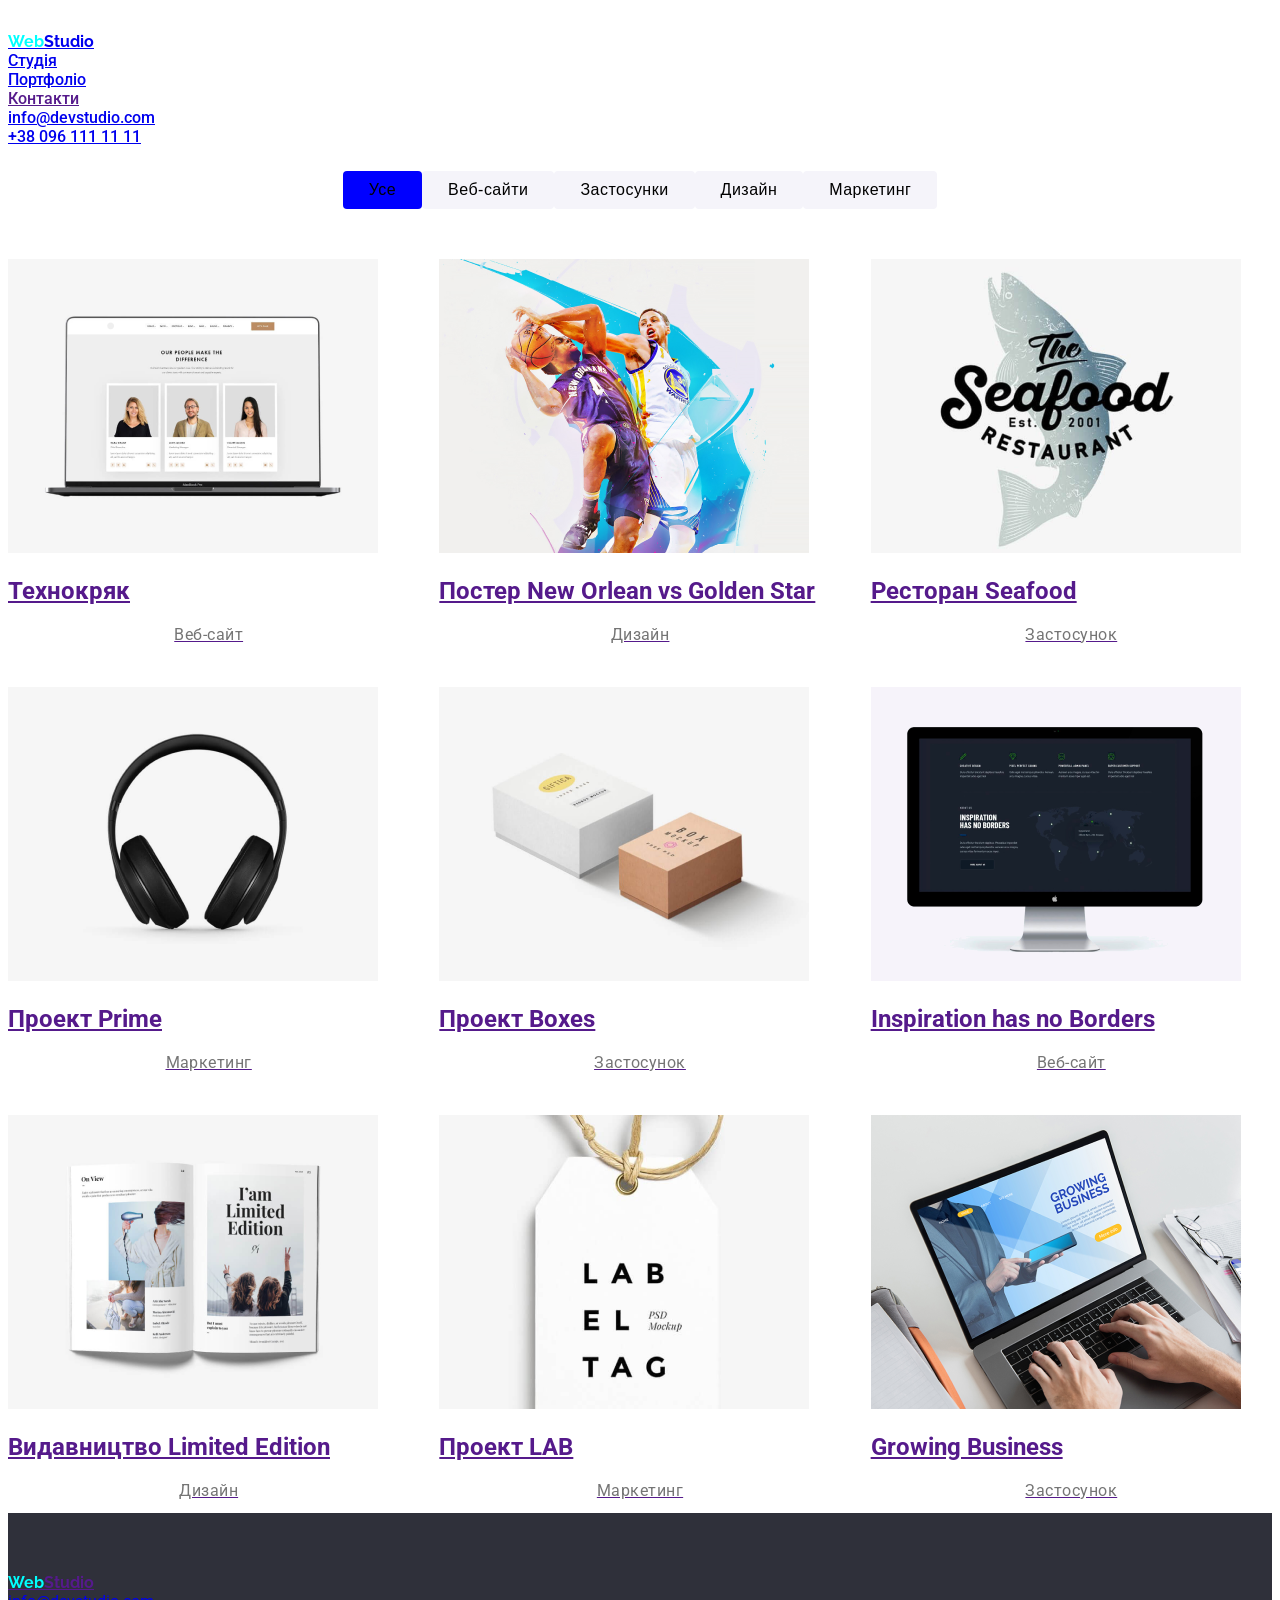
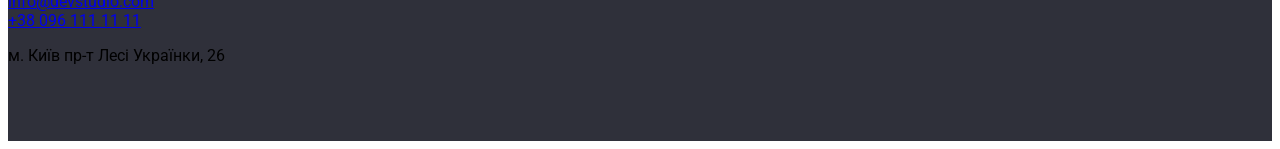
<file: index2.html>
<!DOCTYPE html>
<html lang="en">
<head>
    <meta charset="UTF-8">
    <meta http-equiv="X-UA-Compatible" content="IE=edge">
    <meta name="viewport" content="width=device-width, initial-scale=1.0">
    <title>portfolio</title>
    <link rel="preconnect" href="https://fonts.gstatic.com" crossorigin>
<link href="https://fonts.googleapis.com/css2?family=Raleway:wght@700&family=Roboto:wght@400;500;700;900&display=swap" rel="stylesheet">
<link rel="stylesheet" href="style.css">
</head>
<body>
    <header class="header">
        <ul>
            <li>
                <a href="http://127.0.0.1:5500/index.html"class="rw" class="a"><span>Web</span>Studio</a>
            </li>
            <li>
                <a href="http://127.0.0.1:5500/index.html" class="a">Студія</a>
            </li>
            <li>
                <a href="http://127.0.0.1:5500/index2.html" class="a">Портфоліо</a>
            </li>
            <li>
                <a href="" class="a">Контакти</a>
            </li>
            <li>
                <a href="info@devstudio.com">info@devstudio.com</a>
            </li>
            <li>
                <a href="+38 096 111 11 11">+38 096 111 11 11</a>
            </li>
        </ul>
    </header>
    <section class="section">
        <ul class="pbl">
            <li class="bli">
                <button  class="pb" style="background-color:blue ;">Усе</button>
            </li>
            <li class="bli">
                <button class="pb">Веб-сайти</button>
            </li>
            <li class="bli">
                <button class="pb">Застосунки</button>
            </li>
            <li class="bli">
                <button class="pb">Дизайн</button>
            </li>
            <li class="bli">
                <button class="pb">Маркетинг</button>
            </li>
        </ul>
    
        <ul class="ex">
            <li class="exl">
                <a href=""><img src="images/imga.png" alt="">
                <h2>Технокряк</h2>
                <h2 class="g">Веб-сайт</h2></a>
            </li>
            <li class="exl">
                <a href=""><img src="images/imgb.png" alt="">
                <h2>Постер New Orlean vs Golden Star</h2>
                <h2 class="g">Дизайн</h2></a>
            </li>
            <li class="exl">
                <a href=""><img src="images/imgc.png" alt="">
                <h2>Ресторан Seafood</h2>
                <h2 class="g">Застосунок</h2></a>
            </li>
            <li class="exl">
                <a href=""><img src="images/imgd.png" alt="">
                <h2>Проект Prime</h2>
                <h2 class="g">Маркетинг</h2></a>
            </li>
            <li class="exl">
                <a href=""><img src="images/imge.png" alt="">
                <h2>Проект Boxes</h2>
                <h2 class="g">Застосунок</h2></a>
            </li>
            <li class="exl">
                <a href=""><img src="images/imgf.png" alt="">
                <h2>Inspiration has no Borders</h2>
                <h2 class="g">Веб-сайт</h2></a>
            </li>
            <li class="exl">
                <a href=""><img src="images/imgg.png" alt="">
                <h2>Видавництво Limited Edition</h2>
                <h2 class="g">Дизайн</h2></a>
            </li>
            <li class="exl">
                <a href=""><img src="images/imgh.png" alt="">
                <h2>Проект LAB</h2>
                <h2 class="g">Маркетинг</h2></a>
            </li>
            <li class="exl">
                <a href=""><img src="images/imgk.png" alt="">
                <h2>Growing Business</h2>
                <h2 class="g">Застосунок</h2></a>
            </li class="exl">
        </ul>
    </section>

    <footer class="footer">
        <ul>
            <li>
                <a href="" class="rw" class="a"><span>Web</span>Studio</a>
            </li>
            <li>
                <a href="info@devstudio.com">info@devstudio.com</a>
            </li>
            <li>
                <a href="+38 096 111 11 11">+38 096 111 11 11</a>
            </li>
            <li>
                <p>м. Київ пр-т Лесі Українки, 26

                </p>
            </li>
        </ul>
    </footer>
</body>
</html>
</file>
<file: style.css>
body{
    font-family: "Roboto" ,sans-serif;
}
.g {
    color: #757575;

    font-weight: 400;
    
font-size: 16px;

line-height: 19px;
letter-spacing: 0.03em;
text-align: center;

}
span{
    font-weight: 700;
    font-family: 'Raleway', sans-serif;
    color: aqua;
}
.rw
{
    font-weight: 700;
    font-family: 'Raleway', sans-serif;
}
h3 {
    font-weight: 700;
}
footer{
    font-weight: 400;
}
header{
    font-weight: 500;
}
button{
    font-weight: 500;
}

.container{
    width: 1200px;
    padding-left: 15px;
    padding-right: 15px;
    
    margin-left: auto;
    margin-right: auto;
}
.containerb{
    width: 1200px;
    padding-left: 15px;
    padding-right: 15px;
     /* outline: 1px solid red; */
    margin-left: auto;
    margin-right: auto;
}

.header{
    padding-top: 24px;
    padding-bottom: 25px;
    display: flex;
}
.footer{
    padding-top: 60px;
    padding-bottom: 60px;
}
ul{
    margin: 0;
    padding: 0;
}
*::after,
*::before{

    box-sizing: border-box;
}


.pbl{
    
    display: flex ;
    margin-left: auto;
    margin-right: auto;
    justify-content: center;
    margin-bottom: 50px
    
}
.pb:not(:first-child){
    margin-left: 8px;
}
.ex{
    display: flex;
    flex-wrap: wrap;
     margin: -15px;
     justify-content: center;
   
}
.exl{
   
    margin: 15px;
    width: calc((100% - 30px * 3) / 3);
    justify-content: center;
}
.pb{
    border: none;



border-radius: 4px;

padding: 6px 26px;

font-weight: 500;



font-size: 16px;

Line-height: 26px;


text-align: center; Letter-spacing: 0.03em;

background-color: #f5f4fa;
transition: background-color 250ms cubic-bezier(0.4, 0, 0.2, 1);
}
.pb:hover,
.pb:focus{
    background-color: rgb(72, 118, 245);
    color: #f5f4fa;
    
    box-shadow: 0px 2px 2px 0px #0000001F;

box-shadow: 0px 1px 2px 0px #00000014;

box-shadow: 0px 3px 1px 0px #0000001A;

}
.special{
    display: flex;
    justify-content: space-between;
    margin-top: 94px;
}
.spech{
justify-content: center;
}
.specit{
    width: 270px
}
.wwd{
    display: flex;
}
.wwdi{
    padding-left: 15px;

}
.oc{
    display: flex;
}
.ocl{
    display: flex;
    margin-bottom: 94px;
    list-style-type: none
}
ul{
    list-style-type: none;
}
.oci{
    
    margin-left: 15px;
    width: 270px;
    height: 428px;
    background-color: #fff;
    
}


.mth{
    
    
}
.mtb{
    height: 50px;
width: 200px;
background: #2196F3;
margin-right: calc((100%-172)/2);
margin-left: calc((100%-172)/2);
border-radius: 4px;
text-align: center;
display: inline-flex;

font-weight: 700;
font-size: 16px;
line-height: 30px;
padding: 10px 24px;
cursor: pointer;
transition-property: background-color;
    transition-duration: 200ms;
    

    transition-timing-function: cubic-bezier(0.4, 0, 0.2, 1);

}
.mtb:hover , .mtb:focus{
    box-shadow: 0px 4px 4px rgba(0, 0, 0, 0.15);
    background-color: rgb(145, 167, 255);
    
}

.section.hero{
  
    background: linear-gradient(0deg, rgba(0, 0, 0, 0.2), rgba(0, 0, 0, 0.2)), url(images/Imgmt.jpg);
    padding-top:200px; 
    padding-bottom:200px; 
    text-align: center;
    background-repeat: repeat-x;
}

    


.iconpost, .numbericon{
    width:20px ;
    height: 20px;
    fill: currentColor;
}
.iconpost{
    margin-left:  310px ;
}
.numbericon{
    margin-left: 40px;
}
  
.post , .number {
    display: inline-flex;
    align-items: center;
    color: currentColor;
    text-decoration: none;
    background-repeat: no-repeat;
  }
 
  .iconc{
    width: 20px;
    height: 20px;
    fill: currentColor;
   
}

.linkic{
    width: 44px;
    height: 44px;
display:inline-flex ;

justify-content: center;
align-items: center;
border-radius: 50%;
background-color: #fff;
color: #AFB1B8;
transition: background-color 250ms cubic-bezier(0.4, 0, 0.2, 1);



}
.linkic:hover ,.link:focus{
    background-color: #2196F3;
    color: #fff;
}
.iconlist{
    display:flex;
    list-style-type: none;
    padding-top: 16px;
    padding-bottom: 30px;
    padding-left: 32px;
    padding-right: 32px;
}
.iconlitem{
    padding-right: 10px;
    
}
.navlink:hover , .navlink:focus{
    color: #2196F3;
    
}
.navlink{
    color: #fff;
    text-decoration: none;
    transition-property: color;
    transition-duration: 250ms;
    

    transition-timing-function: cubic-bezier(0.4, 0, 0.2, 1);
}
.customerlist{
    display: flex;
    list-style-type: none;
    margin-bottom: 94px;
}
.customerlink{
    width: 170px;
    height: 90px;
    border: 1px solid gainsboro;
    color: #AFB1B8;
    display: inline-flex;
    align-items: center;
    justify-content: center;
    fill: currentColor;
    margin-right: 30px;
    border-radius: 4px;
    
    transition: border-color 250ms cubic-bezier(0.4, 0, 0.2, 1);
    transition: fill 250ms cubic-bezier(0.4, 0, 0.2, 1);

}
.item{
    font-family: 'Roboto';
font-style: normal;
font-weight: 700;
font-size: 36px;
line-height: 42px;
text-align: center;
letter-spacing: 0.03em;
margin-top: 94px;
margin-bottom: 50px;
}
.customerlink:hover , .customerlink:focus{
   border-color: #2196F3;
   
   fill: #2196F3;
}
.navlist{
    display: flex;
    list-style-type: none;
}
.navitem{
    margin-right: 54px;
}
.visually-hidden {
    position: absolute;
    width: 1px;
    height: 1px;
    border: 0;
    margin: -1px;
    padding: 0;
    clip: rect(0 0 0 0);
    overflow: hidden;
  }
  .diagram , .astronaut , .clock , .antenna{
    width: 70px;
    height: 70px;
    margin-top: 25px;
    margin-bottom: 25px;
    margin-left: 100px;
    margin-right: 100px;
  }
  .specdiv{
    width: 270px;
    height: 120px;
    justify-content: center;
    align-items: center;
    background: #F5F4FA;
  }
  .special{
    list-style-type: none;
  }
  .section.ourteam{
    background-color: #F5F4FA;
  }

.teamname{
    
font-size: 16px;
font-weight: 500;
line-height: 19px;
letter-spacing: 0.03em;
text-align: center;
margin-bottom: 10px;

}
.teamh{
    font-family: Roboto;
font-size: 36px;
font-weight: 700;
line-height: 42px;
letter-spacing: 0.03em;
text-align: center;
padding-top: 94px;
padding-bottom: 50px;
}
footer{
    
    background-color: #2F303A;
}
.web{
   



font-size: 26px;
font-weight: 400;
line-height: 36px;
letter-spacing: 0.03em;
text-align: left;

}

.studio1{
    font-size: 26px;
font-weight: 700;
line-height: 31px;
letter-spacing: 0.03em;
text-align: left;
margin-left: 215px;
margin-right: 93px;
text-decoration: none;
}

.studio2{
    font-size: 26px;
font-weight: 700;
line-height: 31px;
letter-spacing: 0.03em;
text-align: left;
text-decoration: none;




}
.studio2div{
    margin-left: 215px;

padding-top: 60px;
}
.adress{
    width: 231px;
height: 81px;
padding-top: 20px;
padding-left: 215px;
padding-bottom: 60px;
text-decoration: none;
}
.adressitem{
    
font-family: 'Roboto';
font-style: normal;
font-weight: 400;
font-size: 14px;
line-height: 24px;


letter-spacing: 0.03em;

color: #FFFFFF;

}
.adressitemg{
    font-family: 'Roboto';
font-style: normal;
font-weight: 400;
font-size: 14px;
line-height: 24px;


letter-spacing: 0.03em;

color: rgba(255, 255, 255, 0.6);
 text-decoration: none;

}
.conect{
    font-family: 'Roboto';
font-style: normal;
font-weight: 700;
font-size: 14px;
line-height: 16px;
letter-spacing: 0.03em;
text-transform: uppercase;

color: #FFFFFF;
margin-bottom: 20px;
margin-top: 0;

}

    .footerul{
        display: flex;
    }
    .iconc2{
        width: 20px;
        height: 20px;
        fill: currentColor;
       
    }
    
    .linkic2{
        width: 44px;
        height: 44px;
    display:inline-flex ;
    
    justify-content: center;
    align-items: center;
    border-radius: 50%;
    background-color: #fff;
    color: #AFB1B8;
    transition: background-color 250ms cubic-bezier(0.4, 0, 0.2, 1);
    
    
    
    }
    .linkic2:hover ,.linkic2:focus{
        background-color: #2196F3;
        color: #fff;
    }
    .iconlist2{
        display:flex;
        list-style-type: none;
        
    }
    .iconlitem2{
        padding-right: 10px;
        
    }
    .conectdiv{
       padding-top: 72px;
       padding-left: 70px;
       padding-bottom: 100px;
    }

    .containerhead{
       
        
        
    }
    .backdrop{
        position: fixed;
        top: 0;
        left: 0;
        width: 100%;
        height: 100%;
        background-color: rgba(0, 0, 0, 0.2);
    
        /* pointer-events: none; */
    
        opacity: 1;
        z-index: 5;
    }
    
    .backdrop.is-hidden {
        opacity: 0;
        pointer-events: none;
    }
    
    .modal{
        position: absolute;
        top: 50%;
        left: 50%;
        transform: translate(-50%, -50%);
    
        width: 528px;
        height: 581px;
    
        background-color: #fff;
    }
    .fields{
        display: flex;
        flex-direction: column;
        
        padding-left: 40px;
        padding-right: 40px;
    }
    
.fieldsitem:not(last-child){
margin-bottom: 10px;
}
.fieldsitem input{
    width: calc(100% - 42px);
    height: 40px;
    padding-left: 42px;
}
.fieldsitem textarea{
    resize: none;
    width: 100%;
    height: 124px;
    padding: 12px , 16px;
}
.fieldsitem{
    position: relative;
    text-align: left;
    font-weight: 400;
font-size: 12px;
line-height: 14px;
/* identical to box height */

letter-spacing: 0.01em;

color: #757575;
transition: color 250ms cubic-bezier(0.4, 0, 0.2, 1);
transition: fill 250ms cubic-bezier(0.4, 0, 0.2, 1);
}
.modal-button {
    position: absolute;
    top: 8px;
    right: 8px;

    display: flex;
    justify-content: center;
    align-items: center;
    
    width: 30px;
    height: 30px;

    padding: 0;

    border: 1px solid  rgba(175, 177, 184, 1);;
    border-radius: 50%;
    background-image: url(../img/icons/Close.svg);
    background-size: contain;
    background-color: var(#FFFFFF);
    fill: rgb(0, 0, 0);
}
.modalbutton{
    width: 200px;
height: 50px;
background: #2196F3;
box-shadow: 0px 4px 4px rgba(0, 0, 0, 0.15);
border-radius: 4px;
margin-top: 30px;
margin-bottom: 40px;
}
.fieldsitem :hover , .fieldsitem:focus{
    border-color: #2196F3;
    fill: currentColor;
   
}


.modaltitle{
      margin-top: 40px;
      font-family: 'Roboto';
font-style: normal;
font-weight: 700;
font-size: 20px;
line-height: 23px;
text-align: center;
letter-spacing: 0.03em;

color: #212121;
margin-left: 40px;
margin-right: 40px;



text-align: center;

}
.thumb-text {
    position: absolute;
    bottom: 0;
    left: 0;

    display: flex;
    justify-content: center;
    align-items: center;

    margin: 0;
    width: 100%;
    height: 70px;

    font-weight: bold;
    font-size: 14px;
    line-height: 16px;
    text-transform: uppercase;
    
    background-color: rgba(47,48,58,.8);
    color: var(--thirdly-text-color);
}
.wwdi{
    position: relative;
}
.modal-input{
    
    border: 1px solid  rgba(33, 33, 33, 0.2);
    border-radius: 4px;
}
.modal-svg{
    position: absolute;
    left: 15px;
    top: 50%;
}
</file>
